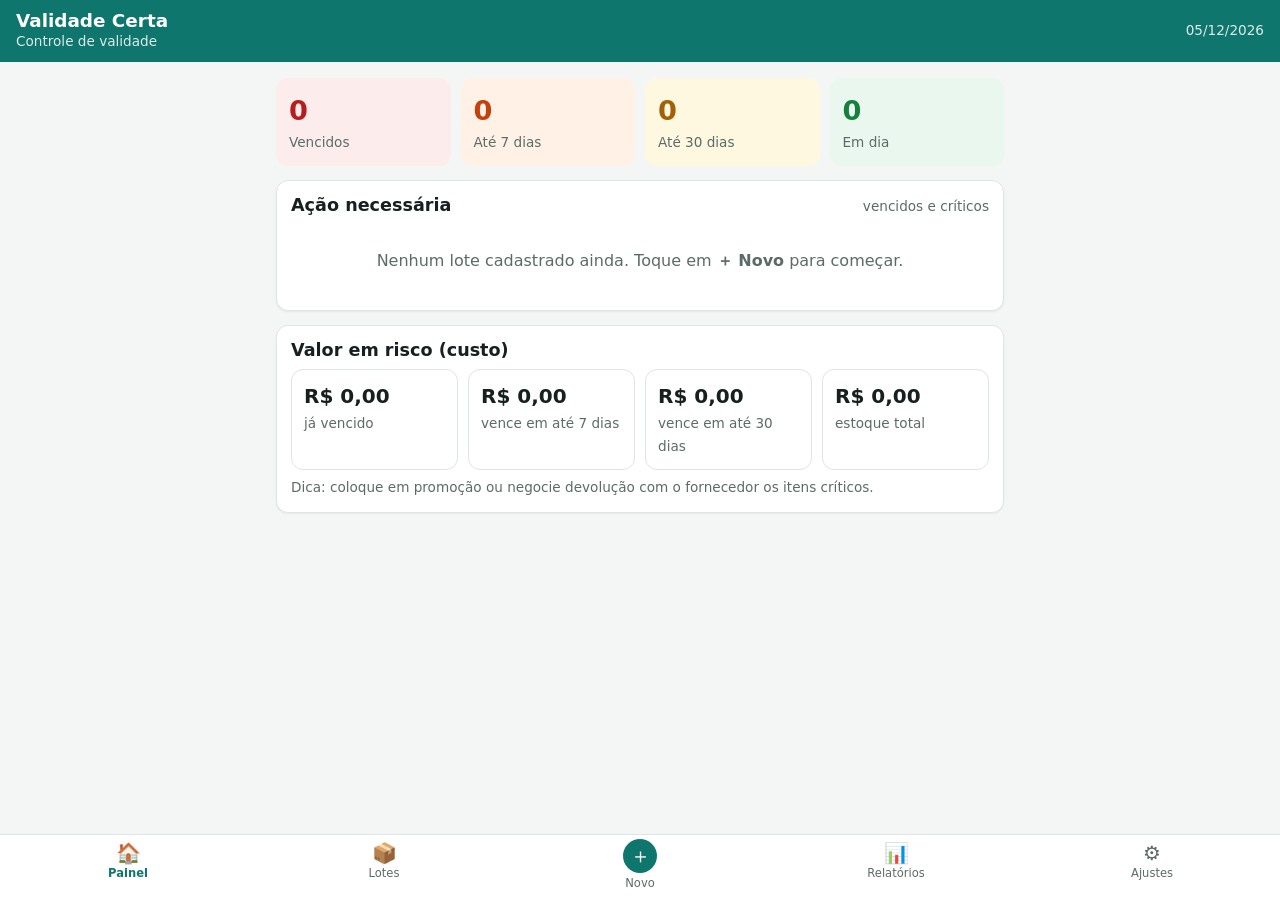
<file: index.html>
<!doctype html>
<html lang="pt-BR">
<head>
  <meta charset="utf-8">
  <meta name="viewport" content="width=device-width, initial-scale=1, viewport-fit=cover">
  <title>Validade Certa</title>
  <meta name="description" content="Controle de validade de produtos para comércio: lotes, alertas e relatório de perdas.">
  <meta name="theme-color" content="#0f766e">
  <link rel="manifest" href="manifest.webmanifest">
  <link rel="icon" href="icons/icon.svg" type="image/svg+xml">
  <link rel="apple-touch-icon" href="icons/icon-192.png">
  <link rel="stylesheet" href="styles.css">
</head>
<body>
  <header class="topbar">
    <div>
      <h1>Validade Certa</h1>
      <p id="store-name" class="muted"></p>
    </div>
    <div class="top-right">
      <a id="sync-badge" href="#ajustes" hidden></a>
      <span id="today" class="muted"></span>
    </div>
  </header>

  <main id="app">
    <!-- Painel -->
    <section id="view-painel" class="view" hidden>
      <div class="cards" id="summary"></div>
      <div class="panel">
        <div class="panel-head">
          <h2>Ação necessária</h2>
          <span class="muted small">vencidos e críticos</span>
        </div>
        <ul class="lot-list" id="urgent"></ul>
      </div>
      <div class="panel" id="risk"></div>
    </section>

    <!-- Lotes -->
    <section id="view-lotes" class="view" hidden>
      <input type="search" id="search" placeholder="Buscar produto, código, lote ou local" autocomplete="off">
      <div class="chips" id="filters">
        <button data-f="todos" class="chip">Todos</button>
        <button data-f="vencido" class="chip">Vencidos</button>
        <button data-f="critico" class="chip">Críticos</button>
        <button data-f="atencao" class="chip">Atenção</button>
        <button data-f="ok" class="chip">OK</button>
      </div>
      <ul class="lot-list" id="lots"></ul>
    </section>

    <!-- Novo lote -->
    <section id="view-novo" class="view" hidden>
      <div class="panel import-cta">
        <div>
          <h2>Importar em lote</h2>
          <p class="muted small">Pela nota fiscal do fornecedor ou pela planilha do seu sistema.</p>
        </div>
        <div class="row wrap">
          <a class="btn secondary" href="#importar/nfe">🧾 Nota fiscal (XML)</a>
          <a class="btn secondary" href="#importar/planilha">📄 Planilha</a>
          <a class="btn secondary" href="#importar/fotos">📷 Várias fotos</a>
        </div>
      </div>
      <form id="form-novo" class="panel form" autocomplete="off">
        <h2>Cadastrar lote</h2>
        <label>Código de barras
          <div class="row">
            <input name="barcode" inputmode="numeric" placeholder="EAN / GTIN">
            <button type="button" class="btn secondary" id="btn-scan" aria-label="Ler código com a câmera">📷 Ler</button>
          </div>
        </label>
        <p class="hint" id="product-hint"></p>
        <div class="last-lot" id="last-lot" hidden></div>
        <label>Produto *
          <input name="name" required placeholder="Ex.: Iogurte natural 170g" list="product-names">
          <datalist id="product-names"></datalist>
        </label>
        <div class="grid2">
          <label>Categoria
            <input name="category" placeholder="Laticínios" list="categories">
            <datalist id="categories"></datalist>
          </label>
          <label>Custo unitário (R$)
            <input name="cost" type="number" step="0.01" min="0" inputmode="decimal" placeholder="0,00">
          </label>
        </div>
        <div class="grid2">
          <label>Validade *
            <input name="expiry" inputmode="numeric" placeholder="dd/mm/aaaa" maxlength="10" autocomplete="off" required>
            <span class="hint" id="expiry-hint"></span>
          </label>
          <label>Quantidade *
            <input name="qty" type="number" min="1" step="1" required inputmode="numeric" value="1">
          </label>
        </div>
        <div class="photo-label">
          <button type="button" class="btn secondary" id="btn-photo-label">📷 Ler validade e lote pela foto</button>
          <input type="file" id="photo-label-file" accept="image/*" capture="environment" hidden>
          <div class="hint" id="photo-hint"></div>
        </div>
        <div class="grid2">
          <label>Lote
            <input name="lot" placeholder="L2311A">
          </label>
          <label>Local
            <input name="location" placeholder="Gôndola 3 / Câmara fria" list="locations">
            <datalist id="locations"></datalist>
          </label>
        </div>
        <div class="row end">
          <button type="submit" class="btn">Salvar lote</button>
        </div>
      </form>
    </section>

    <!-- Importar -->
    <section id="view-importar" class="view" hidden>
      <div class="chips" id="import-tabs">
        <a class="chip" href="#importar/nfe" data-t="nfe">🧾 Nota fiscal (XML)</a>
        <a class="chip" href="#importar/planilha" data-t="planilha">📄 Planilha</a>
        <a class="chip" href="#importar/fotos" data-t="fotos">📷 Várias fotos</a>
      </div>

      <div id="import-nfe" class="view">
        <div class="panel form">
          <h2>Importar nota fiscal (NF-e)</h2>
          <p class="muted small">Use o arquivo <b>XML</b> da nota que o fornecedor envia por e-mail (ou baixe no portal da SEFAZ / com seu contador).
            Produtos, quantidades e custo vêm da nota. Lote e validade vêm preenchidos quando o fornecedor informa; senão, você só digita a data.</p>
          <label class="btn file">Escolher XML da nota
            <input type="file" id="nfe-file" accept=".xml,text/xml,application/xml" multiple hidden>
          </label>
          <a class="small" href="exemplos/nota-fiscal-exemplo.xml" download>Baixar uma nota de exemplo para testar</a>
        </div>
        <input type="file" id="nfe-photo-file" accept="image/*" capture="environment" hidden>
        <div id="nfe-preview" class="view"></div>
        <div class="panel" id="nfe-history"></div>
      </div>

      <div id="import-planilha" class="view" hidden>
        <div class="panel form">
          <h2>Importar planilha</h2>
          <p class="muted small">Excel (.xlsx) ou CSV exportado do seu sistema de vendas. Basta ter a coluna com o <b>nome do produto</b>;
            código de barras, categoria e custo são opcionais. Se a planilha tiver <b>validade e quantidade</b>, os lotes também são criados.</p>
          <label class="btn file">Escolher planilha
            <input type="file" id="sheet-file" accept=".csv,.txt,.xlsx,.xls" hidden>
          </label>
          <a class="small" href="exemplos/modelo-planilha.csv" download>Baixar modelo de planilha</a>
        </div>
        <div id="sheet-preview" class="view"></div>
      </div>

      <div id="import-fotos" class="view" hidden>
        <div class="panel form">
          <h2>Várias fotos de uma vez</h2>
          <p class="muted small">Tire uma foto do <b>verso</b> de cada produto, mostrando o <b>código de barras</b> e a
            <b>validade</b>. Depois escolha todas as fotos aqui: a IA lê cada uma e você confere a lista antes de salvar.
            Cada foto conta como 1 leitura do limite diário da loja.</p>
          <label class="btn file">Escolher fotos
            <input type="file" id="fotos-file" accept="image/*" multiple hidden>
          </label>
        </div>
        <div id="fotos-preview" class="view"></div>
      </div>
    </section>

    <!-- Relatórios -->
    <section id="view-relatorios" class="view" hidden>
      <div class="row between">
        <h2>Relatórios</h2>
        <select id="period" aria-label="Período">
          <option value="7">Últimos 7 dias</option>
          <option value="30" selected>Últimos 30 dias</option>
          <option value="90">Últimos 90 dias</option>
          <option value="365">Último ano</option>
        </select>
      </div>
      <div class="cards" id="report-cards"></div>
      <div class="panel">
        <h3>Produtos com mais perda</h3>
        <ol id="top-losses" class="simple-list"></ol>
      </div>
      <div class="panel">
        <h3>Movimentações</h3>
        <ul id="movements" class="simple-list"></ul>
      </div>
    </section>

    <!-- Ajustes -->
    <section id="view-ajustes" class="view" hidden>
      <div class="panel form" id="cloud-panel"></div>
      <form id="form-settings" class="panel form">
        <h2>Ajustes</h2>
        <label>Nome da loja
          <input name="storeName" placeholder="Mercadinho do Bairro">
        </label>
        <div class="grid2">
          <label>Alerta “crítico” (dias)
            <input name="criticalDays" type="number" min="0" max="365" required>
          </label>
          <label>Alerta “atenção” (dias)
            <input name="warnDays" type="number" min="1" max="730" required>
          </label>
        </div>
        <div class="row end"><button class="btn" type="submit">Salvar ajustes</button></div>
      </form>
      <div class="panel form">
        <h3>Notificações</h3>
        <p class="muted small">Avisa uma vez por dia, ao abrir o app, se houver itens vencidos ou críticos.</p>
        <button class="btn secondary" id="btn-notify">Ativar notificações</button>
      </div>
      <div class="panel form">
        <h3>Dados</h3>
        <p class="muted small">Os dados ficam salvos neste aparelho. Faça backup com frequência.</p>
        <div class="row wrap">
          <button class="btn secondary" id="btn-export">Baixar backup (JSON)</button>
          <button class="btn secondary" id="btn-csv">Exportar lotes (CSV)</button>
          <label class="btn secondary file">Restaurar backup
            <input type="file" id="file-import" accept="application/json,.json" hidden>
          </label>
          <button class="btn secondary" id="btn-demo">Carregar dados de exemplo</button>
          <button class="btn danger" id="btn-clear">Apagar tudo</button>
        </div>
      </div>
    </section>
  </main>

  <nav class="tabbar" aria-label="Navegação">
    <a href="#painel" data-tab="painel"><span>🏠</span>Painel</a>
    <a href="#lotes" data-tab="lotes"><span>📦</span>Lotes</a>
    <a href="#novo" data-tab="novo" class="add"><span>＋</span>Novo</a>
    <a href="#relatorios" data-tab="relatorios"><span>📊</span>Relatórios</a>
    <a href="#ajustes" data-tab="ajustes"><span>⚙️</span>Ajustes</a>
  </nav>

  <!-- Baixa de lote -->
  <dialog id="dlg-baixa">
    <form method="dialog" id="form-baixa" class="form">
      <h2>Dar baixa</h2>
      <p id="baixa-info" class="muted"></p>
      <label>Motivo
        <select name="type">
          <option value="venda">Vendido</option>
          <option value="promocao">Vendido em promoção</option>
          <option value="descarte">Descartado (perda)</option>
          <option value="devolucao">Devolvido ao fornecedor</option>
          <option value="ajuste">Ajuste de estoque</option>
        </select>
      </label>
      <label>Quantidade
        <input name="qty" type="number" min="1" step="1" required inputmode="numeric">
      </label>
      <label>Observação
        <input name="note" placeholder="Opcional">
      </label>
      <div class="row between">
        <button type="button" class="btn danger ghost" id="btn-delete-lot">Excluir lote</button>
        <div class="row">
          <button type="button" class="btn secondary" value="cancel" id="btn-baixa-cancel">Cancelar</button>
          <button type="submit" class="btn" value="ok">Confirmar</button>
        </div>
      </div>
    </form>
  </dialog>

  <!-- Scanner -->
  <dialog id="dlg-scan">
    <div class="form">
      <h2>Aponte para o código de barras</h2>
      <video id="scan-video" playsinline muted></video>
      <p class="muted small" id="scan-status">Iniciando câmera…</p>
      <div class="row end"><button class="btn secondary" id="btn-scan-close">Fechar</button></div>
    </div>
  </dialog>

  <div id="toast" role="status" aria-live="polite"></div>

  <script src="config.js"></script>
  <script src="importar.js"></script>
  <script src="nuvem.js"></script>
  <script src="fotos.js"></script>
  <script src="app.js"></script>
</body>
</html>
</file>
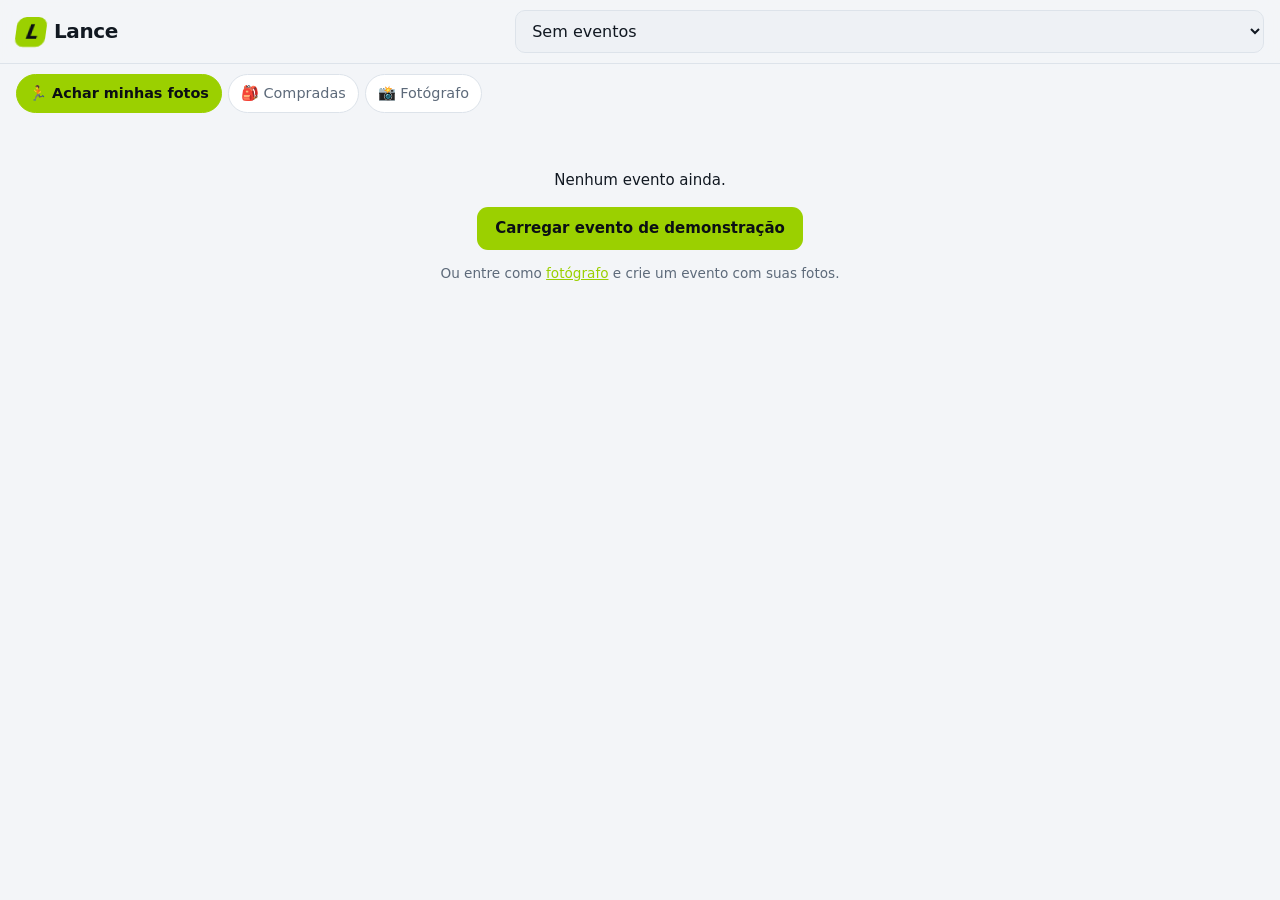
<file: fotos-esportivas/index.html>
<!doctype html>
<html lang="pt-BR">
<head>
  <meta charset="utf-8">
  <meta name="viewport" content="width=device-width, initial-scale=1, viewport-fit=cover">
  <title>Lance Fotos</title>
  <meta name="description" content="Fotos de corrida e esportes: ache as suas pelo tempo de prova, mesmo sem o número de peito.">
  <meta name="theme-color" content="#0b0f14">
  <link rel="manifest" href="manifest.webmanifest">
  <link rel="icon" href="icon.svg" type="image/svg+xml">
  <link rel="stylesheet" href="styles.css">
</head>
<body>
  <header class="topbar">
    <a href="#atleta" class="logo"><span class="logo-mark">L</span> Lance</a>
    <select id="evento-sel" aria-label="Evento"></select>
  </header>

  <nav class="tabs">
    <a href="#atleta" data-v="atleta">🏃 Achar minhas fotos</a>
    <a href="#minhas" data-v="minhas">🎒 Compradas <b id="n-compradas"></b></a>
    <a href="#fotografo" data-v="fotografo">📸 Fotógrafo</a>
  </nav>

  <main>
    <!-- ================= ATLETA ================= -->
    <section id="view-atleta" class="view" hidden>
      <div id="sem-evento" class="vazio" hidden>
        <p>Nenhum evento ainda.</p>
        <button class="btn" id="btn-demo-1">Carregar evento de demonstração</button>
        <p class="muted small">Ou entre como <a href="#fotografo">fotógrafo</a> e crie um evento com suas fotos.</p>
      </div>

      <div id="busca" class="panel">
        <h2>Ache suas fotos</h2>
        <p class="muted small">Combine quantas pistas quiser. Quanto mais pistas, melhor o resultado.</p>
        <div class="metodos">
          <label class="metodo">
            <span class="metodo-tit">#️⃣ Número de peito</span>
            <input id="b-peito" inputmode="numeric" placeholder="ex.: 1234" autocomplete="off">
          </label>
          <div class="metodo">
            <span class="metodo-tit">⏱️ Tempo de prova <em class="tag">sem número</em></span>
            <div class="row2">
              <label>Hora da sua largada<input id="b-largada" type="time" step="1"></label>
              <label>Tempo líquido<input id="b-liquido" placeholder="h:mm:ss" inputmode="numeric"></label>
            </div>
            <p class="muted small">Pelo seu ritmo, o app calcula quando você passou por cada fotógrafo.
              Funciona com o peito dobrado, coberto pelo casaco ou na foto de costas.</p>
          </div>
          <label class="metodo">
            <span class="metodo-tit">🛰️ Arquivo do relógio (GPX) <em class="tag">mais preciso</em></span>
            <input id="b-gpx" type="file" accept=".gpx,application/gpx+xml,application/xml">
            <span class="muted small">Exporte do Strava, Garmin, Coros ou Polar. Fica só no seu aparelho.</span>
          </label>
        </div>
        <div class="acoes">
          <button class="btn" id="btn-buscar">Buscar</button>
          <button class="btn ghost" id="btn-limpar">Limpar</button>
        </div>
      </div>

      <div id="resultado" hidden>
        <div class="panel-head">
          <h2 id="res-tit"></h2>
          <label class="switch"><input type="checkbox" id="so-melhores" checked> só a melhor de cada sequência</label>
        </div>
        <div id="passagens" class="passagens"></div>
        <div id="grade" class="grade"></div>
      </div>

      <details class="panel privacidade">
        <summary>🙈 Não quero aparecer nas fotos deste evento</summary>
        <p class="small">Suas fotos deixam de aparecer para outras pessoas na busca. Só você, buscando pelo seu número,
          continua vendo.</p>
        <div class="row-inline">
          <input id="ocultar-num" inputmode="numeric" placeholder="Seu nº de peito">
          <button class="btn ghost" id="btn-ocultar">Ocultar</button>
        </div>
        <p id="ocultos-lista" class="muted small"></p>
      </details>
    </section>

    <!-- ================= COMPRADAS ================= -->
    <section id="view-minhas" class="view" hidden>
      <div class="panel">
        <h2>Fotos compradas</h2>
        <p class="muted small">Original em alta, sem marca d'água. Toque para baixar ou gerar o card para os stories.</p>
        <div id="grade-compradas" class="grade"></div>
      </div>
    </section>

    <!-- ================= FOTÓGRAFO ================= -->
    <section id="view-fotografo" class="view" hidden>
      <div class="panel" id="f-eventos">
        <div class="panel-head">
          <h2>Seus eventos</h2>
          <button class="btn small" id="btn-novo-evento">+ Novo evento</button>
        </div>
        <ul id="lista-eventos" class="lista"></ul>
        <button class="btn ghost small" id="btn-demo-2">Carregar evento de demonstração</button>
      </div>

      <form class="panel" id="form-evento" hidden>
        <h2 id="form-evento-tit">Novo evento</h2>
        <label>Nome<input name="nome" required placeholder="Meia Maratona do Rio"></label>
        <div class="row2">
          <label>Data<input name="data" type="date" required></label>
          <label>Modalidade
            <select name="modalidade">
              <option>Corrida</option><option>Ciclismo</option><option>Triathlon</option>
              <option>Trail</option><option>Natação</option><option>Outro</option>
            </select>
          </label>
        </div>
        <div class="row2">
          <label>Distância total (km)<input name="distanciaKm" type="number" step="0.1" min="0.1" required value="10"></label>
          <label>Seu nome / estúdio<input name="fotografo" placeholder="Foco Total"></label>
        </div>
        <div class="row2">
          <label>Preço por foto (R$)<input name="preco" type="number" step="0.5" min="0" value="19.90"></label>
          <label>Teto: todas as suas fotos (R$)<input name="precoPacote" type="number" step="0.5" min="0" value="59.90"></label>
        </div>
        <fieldset>
          <legend>Pontos de foto no percurso</legend>
          <p class="muted small">Onde você (ou cada fotógrafo da equipe) fica. Coordenadas são opcionais: se as fotos tiverem GPS, são
            preenchidas sozinhas.</p>
          <div id="pontos-form"></div>
          <button type="button" class="btn ghost small" id="btn-add-ponto">+ Ponto</button>
        </fieldset>
        <div class="acoes">
          <button class="btn">Salvar evento</button>
          <button type="button" class="btn ghost" id="btn-cancelar-evento">Cancelar</button>
        </div>
      </form>

      <div id="f-detalhe" hidden>
        <div class="panel">
          <div class="panel-head">
            <h2 id="f-tit"></h2>
            <div>
              <button class="btn ghost small" id="btn-editar-evento">Editar</button>
              <button class="btn ghost small perigo" id="btn-apagar-evento">Apagar</button>
            </div>
          </div>
          <div class="stats" id="f-stats"></div>
        </div>

        <div class="panel">
          <h3>1. Acerte o relógio da câmera <span class="tag">evita foto perdida</span></h3>
          <p class="small">Câmeras atrasam ou adiantam. Fotografe este relógio com cada câmera e envie a foto aqui:
            o app calcula a diferença e corrige o horário de todas as fotos dessa câmera.</p>
          <div class="relogio" id="relogio">--:--:--</div>
          <div class="row2">
            <label>Foto do relógio<input type="file" id="sync-foto" accept="image/jpeg"></label>
            <label>Hora que aparece na foto<input type="time" step="1" id="sync-hora"></label>
          </div>
          <button class="btn small" id="btn-sync">Calcular diferença</button>
          <ul id="sync-lista" class="lista small"></ul>
        </div>

        <div class="panel">
          <h3>2. Envie as fotos</h3>
          <div class="row2">
            <label>Ponto do percurso<select id="up-ponto"></select></label>
            <label>Fotos (JPEG)<input type="file" id="up-fotos" accept="image/jpeg,image/*" multiple></label>
          </div>
          <div id="up-progresso" class="progresso" hidden><div></div><span></span></div>
          <p class="muted small">No envio, o app lê o horário de cada foto, mede a nitidez, separa as tremidas e escolhe a melhor de cada
            sequência (rajada). Nada sai do aparelho.</p>
        </div>

        <div class="panel">
          <div class="panel-head">
            <h3>3. Marcação rápida de números</h3>
            <span class="muted small" id="marca-cont"></span>
          </div>
          <p class="muted small">Digite os números que aparecem e tecle Enter. Vários números: separe por espaço. Foto sem número legível:
            deixe em branco; ela ainda é achada pelo tempo de prova.</p>
          <div id="marcacao"></div>
        </div>

        <div class="panel">
          <h3>Fotos do evento</h3>
          <div class="chips" id="f-filtros">
            <button class="chip on" data-f="todas">Todas</button>
            <button class="chip" data-f="melhores">Melhores</button>
            <button class="chip" data-f="desfocadas">Tremidas</button>
            <button class="chip" data-f="sem">Sem número</button>
          </div>
          <div id="f-grade" class="grade pequena"></div>
        </div>
      </div>
    </section>
  </main>

  <!-- Carrinho -->
  <button id="btn-carrinho" class="fab" hidden>🛒 <span id="carrinho-n"></span></button>
  <dialog id="dlg-carrinho">
    <h2>Carrinho</h2>
    <ul id="carrinho-itens" class="lista"></ul>
    <div id="carrinho-total"></div>
    <div class="acoes">
      <button class="btn" id="btn-pagar">Pagar (simulado)</button>
      <button class="btn ghost" data-close>Continuar escolhendo</button>
    </div>
  </dialog>

  <!-- Foto -->
  <dialog id="dlg-foto" class="dlg-foto">
    <img id="foto-img" alt="">
    <div class="foto-info" id="foto-info"></div>
    <div class="acoes" id="foto-acoes"></div>
  </dialog>

  <!-- Card para stories -->
  <dialog id="dlg-card" class="dlg-card">
    <h2>Card para stories</h2>
    <div class="row2">
      <label>Seu nome<input id="card-nome" placeholder="Ana"></label>
      <label>Tempo<input id="card-tempo" placeholder="0:52:10"></label>
    </div>
    <canvas id="card-canvas" width="1080" height="1920"></canvas>
    <div class="acoes">
      <button class="btn" id="btn-card-baixar">Baixar imagem</button>
      <button class="btn ghost" id="btn-card-share">Compartilhar</button>
      <button class="btn ghost" data-close>Fechar</button>
    </div>
  </dialog>

  <div id="toast" class="toast" hidden></div>

  <script src="db.js"></script>
  <script src="exif.js"></script>
  <script src="analise.js"></script>
  <script src="demo.js"></script>
  <script src="app.js"></script>
</body>
</html>
</file>
<file: styles.css>
:root {
  --bg: #f4f6f5;
  --surface: #ffffff;
  --text: #17201e;
  --muted: #5d6b68;
  --border: #dfe5e3;
  --brand: #0f766e;
  --brand-ink: #ffffff;
  --vencido: #b91c1c;
  --vencido-bg: #fdecec;
  --critico: #c2410c;
  --critico-bg: #fff1e6;
  --atencao: #a16207;
  --atencao-bg: #fef8e1;
  --ok: #15803d;
  --ok-bg: #e9f7ee;
  --radius: 12px;
  --shadow: 0 1px 2px rgb(0 0 0 / 6%);
  color-scheme: light;
}
@media (prefers-color-scheme: dark) {
  :root {
    --bg: #0f1413;
    --surface: #182120;
    --text: #e7eeec;
    --muted: #9aaba7;
    --border: #2a3634;
    --brand: #2dd4bf;
    --brand-ink: #062a26;
    --vencido: #f87171;
    --vencido-bg: #3a1a1a;
    --critico: #fb923c;
    --critico-bg: #3a2414;
    --atencao: #facc15;
    --atencao-bg: #332b0f;
    --ok: #4ade80;
    --ok-bg: #12301d;
    color-scheme: dark;
  }
}

* { box-sizing: border-box; }
html, body { margin: 0; }
/* evita que o iPhone aumente o texto sozinho e o zoom por toque duplo em botões
   (o zoom com dois dedos continua funcionando) */
html { -webkit-text-size-adjust: 100%; text-size-adjust: 100%; touch-action: manipulation; }
body {
  font: 16px/1.45 system-ui, -apple-system, "Segoe UI", Roboto, sans-serif;
  background: var(--bg);
  color: var(--text);
  padding-bottom: calc(72px + env(safe-area-inset-bottom));
}
h1, h2, h3 { margin: 0 0 .5rem; line-height: 1.2; }
h1 { font-size: 1.15rem; }
h2 { font-size: 1.1rem; }
h3 { font-size: 1rem; }
.muted { color: var(--muted); margin: 0; }
.small { font-size: .85rem; }

.topbar {
  position: sticky; top: 0; z-index: 5;
  display: flex; justify-content: space-between; align-items: center;
  padding: calc(10px + env(safe-area-inset-top)) 16px 10px;
  background: var(--brand); color: var(--brand-ink);
}
.topbar h1 { margin: 0; }
.topbar .muted { color: inherit; opacity: .85; font-size: .85rem; }

main { max-width: 760px; margin: 0 auto; padding: 16px; }
.view { display: flex; flex-direction: column; gap: 14px; }
.view[hidden] { display: none; }

.panel {
  background: var(--surface); border: 1px solid var(--border);
  border-radius: var(--radius); padding: 14px; box-shadow: var(--shadow);
}
.panel-head { display: flex; justify-content: space-between; align-items: baseline; }

.cards { display: grid; grid-template-columns: repeat(2, 1fr); gap: 10px; }
@media (min-width: 600px) { .cards { grid-template-columns: repeat(4, 1fr); } }
.card {
  display: block; text-decoration: none; color: inherit;
  border-radius: var(--radius); padding: 12px; border: 1px solid var(--border);
  background: var(--surface);
}
.card b { display: block; font-size: 1.7rem; font-variant-numeric: tabular-nums; }
.card span { font-size: .85rem; color: var(--muted); }
.card.vencido { background: var(--vencido-bg); border-color: transparent; }
.card.vencido b { color: var(--vencido); }
.card.critico { background: var(--critico-bg); border-color: transparent; }
.card.critico b { color: var(--critico); }
.card.atencao { background: var(--atencao-bg); border-color: transparent; }
.card.atencao b { color: var(--atencao); }
.card.ok { background: var(--ok-bg); border-color: transparent; }
.card.ok b { color: var(--ok); }
.card.neutral b { font-size: 1.25rem; }

.lot-list { list-style: none; margin: 0; padding: 0; display: flex; flex-direction: column; gap: 8px; }
.lot {
  display: flex; gap: 10px; align-items: center;
  background: var(--surface); border: 1px solid var(--border);
  border-left: 5px solid var(--ok); border-radius: 10px; padding: 10px 12px;
}
.lot.vencido { border-left-color: var(--vencido); }
.lot.critico { border-left-color: var(--critico); }
.lot.atencao { border-left-color: var(--atencao); }
.lot .info { flex: 1; min-width: 0; }
.lot .name { font-weight: 600; overflow-wrap: anywhere; }
.lot .meta { font-size: .82rem; color: var(--muted); }
.lot .when { font-size: .88rem; font-weight: 600; }
.lot.vencido .when { color: var(--vencido); }
.lot.critico .when { color: var(--critico); }
.lot.atencao .when { color: var(--atencao); }
.lot.ok .when { color: var(--ok); }
.lot .qty { text-align: center; min-width: 44px; }
.lot .qty b { display: block; font-size: 1.15rem; }
.lot .qty span { font-size: .72rem; color: var(--muted); }
.empty { text-align: center; color: var(--muted); padding: 24px 8px; }

.chips { display: flex; gap: 6px; overflow-x: auto; padding-bottom: 2px; }
.chip {
  border: 1px solid var(--border); background: var(--surface); color: var(--text);
  padding: 6px 12px; border-radius: 999px; font: inherit; font-size: .88rem; white-space: nowrap; cursor: pointer;
}
.chip { text-decoration: none; }
.chip.active { background: var(--brand); color: var(--brand-ink); border-color: var(--brand); }

.form { display: flex; flex-direction: column; gap: 12px; }
label { display: flex; flex-direction: column; gap: 4px; font-size: .88rem; font-weight: 600; }
input, select {
  font: inherit; font-weight: 400; color: var(--text); background: var(--bg);
  border: 1px solid var(--border); border-radius: 10px; padding: 10px 12px; width: 100%; min-width: 0;
}
input:focus, select:focus { outline: 2px solid var(--brand); outline-offset: 1px; }
input[type=search] { background: var(--surface); }
.grid2 { display: grid; grid-template-columns: 1fr 1fr; gap: 10px; }
@media (max-width: 380px) { .grid2 { grid-template-columns: 1fr; } }
.row { display: flex; gap: 8px; align-items: center; }
.row.end { justify-content: flex-end; }
.row.between { justify-content: space-between; }
.row.wrap { flex-wrap: wrap; }
.row > input { flex: 1; }
.hint { margin: -6px 0 0; font-size: .82rem; color: var(--brand); min-height: 1em; }

.btn {
  font: inherit; font-weight: 600; border: 1px solid var(--brand); border-radius: 10px;
  padding: 10px 14px; background: var(--brand); color: var(--brand-ink); cursor: pointer; white-space: nowrap;
  display: inline-flex; align-items: center; justify-content: center; gap: 6px;
}
.btn.secondary { background: transparent; color: var(--brand); }
.btn.danger { background: var(--vencido); border-color: var(--vencido); color: #fff; }
.btn.danger.ghost { background: transparent; color: var(--vencido); }
.btn.small { padding: 6px 10px; font-size: .85rem; }
.btn.file { font-size: 1rem; flex-direction: row; }

.simple-list { margin: 0; padding-left: 1.2rem; display: flex; flex-direction: column; gap: 6px; }
ul.simple-list { list-style: none; padding: 0; }
.simple-list li { font-size: .92rem; }
.mv { display: flex; justify-content: space-between; align-items: flex-start; gap: 8px; border-bottom: 1px solid var(--border); padding-bottom: 6px; }
.tag { font-size: .75rem; padding: 2px 8px; border-radius: 999px; background: var(--bg); border: 1px solid var(--border); white-space: nowrap; }
.tag.descarte { color: var(--vencido); }
.tag.devolucao { color: var(--atencao); }
.tag.venda, .tag.promocao { color: var(--ok); }

.tabbar {
  position: fixed; bottom: 0; left: 0; right: 0; z-index: 10;
  display: grid; grid-template-columns: repeat(5, 1fr);
  background: var(--surface); border-top: 1px solid var(--border);
  padding-bottom: env(safe-area-inset-bottom);
}
.tabbar a {
  display: flex; flex-direction: column; align-items: center; gap: 2px;
  padding: 8px 2px; text-decoration: none; color: var(--muted); font-size: .72rem;
}
.tabbar a span { font-size: 1.25rem; line-height: 1; }
.tabbar a.active { color: var(--brand); font-weight: 700; }
.tabbar a.add span {
  background: var(--brand); color: var(--brand-ink); border-radius: 50%;
  width: 34px; height: 34px; display: grid; place-items: center; font-size: 1.3rem; margin-top: -4px;
}

dialog {
  border: none; border-radius: 16px; padding: 16px; width: min(92vw, 440px);
  background: var(--surface); color: var(--text);
}
dialog::backdrop { background: rgb(0 0 0 / 45%); }
#scan-video { width: 100%; border-radius: 10px; background: #000; aspect-ratio: 4/3; object-fit: cover; }

#toast {
  position: fixed; left: 50%; bottom: calc(84px + env(safe-area-inset-bottom)); transform: translateX(-50%);
  background: var(--text); color: var(--bg); padding: 10px 16px; border-radius: 10px;
  font-size: .9rem; opacity: 0; pointer-events: none; transition: opacity .2s; z-index: 20; max-width: 90vw;
}
#toast.show { opacity: 1; }

/* Importação */
.import-cta { display: flex; flex-wrap: wrap; gap: 10px; justify-content: space-between; align-items: center; }
.import-cta h2 { margin-bottom: 2px; }
.nfe-item {
  background: var(--surface); border: 1px solid var(--border); border-radius: 10px;
  padding: 10px 12px; display: flex; flex-direction: column; gap: 6px;
}
.nfe-item.off { opacity: .5; }
.nfe-item .meta { font-size: .82rem; color: var(--muted); }
.check { flex-direction: row; align-items: flex-start; gap: 8px; font-size: 1rem; }
.check input { width: 20px; height: 20px; margin-top: 2px; flex: none; }
.grid3 { display: grid; grid-template-columns: 1.5fr .8fr 1fr; gap: 8px; }
.grid3 label { font-size: .78rem; }
.grid3 input { padding: 8px; font-size: 16px; }
@media (max-width: 420px) {
  .grid3 { grid-template-columns: 1fr 1fr; }
  .grid3 label:first-child { grid-column: 1 / -1; }
}
input.missing { border-color: var(--critico); background: var(--critico-bg); }
.warn { color: var(--critico); margin: 0 0 6px; font-weight: 600; }
.sticky-actions { position: sticky; bottom: calc(64px + env(safe-area-inset-bottom)); z-index: 4; box-shadow: 0 -4px 12px rgb(0 0 0 / 8%); }
.summary-ok { color: var(--ok); }
.summary-bad { color: var(--critico); }

/* Prévia da validade digitada */
#expiry-hint { margin: 2px 0 0; font-weight: 600; }
.hint.when-vencido { color: var(--vencido); }
.hint.when-critico { color: var(--critico); }
.hint.when-atencao { color: var(--atencao); }
.hint.when-ok { color: var(--ok); }
#expiry-hint:not([class*="when-"]):not(.summary-bad) { color: var(--muted); font-weight: 400; }

/* Conta e nuvem */
.top-right { display: flex; flex-direction: column; align-items: flex-end; gap: 2px; }
#sync-badge {
  color: inherit; text-decoration: none; font-size: .75rem; padding: 2px 8px; border-radius: 999px;
  background: rgb(255 255 255 / 18%); white-space: nowrap;
}
#sync-badge.error, #sync-badge.offline { background: rgb(0 0 0 / 25%); }
.cloud-status { display: flex; align-items: center; gap: 8px; font-size: .9rem; }
.dot { width: 10px; height: 10px; border-radius: 50%; background: var(--muted); flex: none; }
.dot.idle { background: var(--ok); }
.dot.syncing, .dot.pending { background: var(--atencao); }
.dot.error, .dot.offline { background: var(--vencido); }
.invite {
  display: flex; align-items: center; justify-content: space-between; gap: 8px; flex-wrap: wrap;
  background: var(--bg); border: 1px dashed var(--border); border-radius: 10px; padding: 10px 12px;
}
.invite code { font-size: 1.3rem; font-weight: 700; letter-spacing: .12em; }
.members { list-style: none; margin: 0; padding: 0; display: flex; flex-direction: column; gap: 6px; }
.members li { display: flex; justify-content: space-between; align-items: center; gap: 8px; font-size: .9rem; overflow-wrap: anywhere; }
.divider { border: 0; border-top: 1px solid var(--border); margin: 4px 0; width: 100%; }
.linkbtn { background: none; border: 0; padding: 0; color: var(--brand); font: inherit; font-size: .88rem; text-decoration: underline; cursor: pointer; align-self: flex-start; }
.info-msg { margin: 0; font-size: .88rem; padding: 8px 10px; border-radius: 8px; background: var(--ok-bg); color: var(--text); }
.error-msg { margin: 0; font-size: .88rem; padding: 8px 10px; border-radius: 8px; background: var(--vencido-bg); color: var(--vencido); }
fieldset { border: 0; padding: 0; margin: 0; min-width: 0; display: contents; }

/* Sugestão do último lote */
.last-lot {
  display: flex; align-items: center; justify-content: space-between; gap: 8px; flex-wrap: wrap;
  margin-top: -4px; padding: 8px 10px; border-radius: 10px; font-size: .88rem;
  background: var(--ok-bg); border: 1px solid var(--border);
}
.last-lot[hidden] { display: none; }

/* iPhone: campos com letra menor que 16px fazem o Safari dar zoom ao tocar
   e a tela não volta sozinha. Todos os campos ficam com 16px. */
input, select, textarea { font-size: 16px; }

/* Leitura por foto */
.photo-label { display: flex; flex-direction: column; gap: 4px; }
.photo-label .btn { width: 100%; }
#photo-hint { margin: 0; font-weight: 600; }
#photo-hint:empty { display: none; }

/* Várias fotos */
.foto-head { display: flex; gap: 10px; align-items: flex-start; }
.foto-head img, .foto-ph {
  width: 64px; height: 64px; border-radius: 8px; object-fit: cover; flex: none;
  background: var(--bg); border: 1px solid var(--border); display: grid; place-items: center; font-size: 1.4rem;
}
.foto-info { flex: 1; min-width: 0; }
.foto-item .grid2 input { padding: 8px; }
#photo-hint { display: flex; flex-wrap: wrap; align-items: center; gap: 6px; }

/* Itens da nota: foto / código 2D / bipar */
.nfe-actions { gap: 6px; }
.nfe-item.highlight { border-color: var(--brand); box-shadow: 0 0 0 2px var(--brand); }
.nfe-bip { display: flex; flex-direction: column; gap: 8px; }
.nfe-bip p { margin: 0; }
</file>
<file: fotos-esportivas/styles.css>
:root {
  --bg: #0b0f14; --panel: #141a22; --panel2: #1b232e; --line: #263140;
  --txt: #eef2f6; --muted: #8b98a8; --acc: #c6f432; --acc-txt: #0b0f14;
  --warn: #ffb020; --bad: #ff5d5d; --ok: #3ddc97; --r: 14px;
  color-scheme: dark;
}
@media (prefers-color-scheme: light) {
  :root:not([data-theme="dark"]) {
    --bg: #f3f5f8; --panel: #fff; --panel2: #eef1f5; --line: #dde3ea;
    --txt: #111821; --muted: #5d6a7a; --acc: #9bd000; --acc-txt: #0b0f14; color-scheme: light;
  }
}
:root[data-theme="light"] {
    --bg: #f3f5f8; --panel: #fff; --panel2: #eef1f5; --line: #dde3ea;
    --txt: #111821; --muted: #5d6a7a; --acc: #9bd000; --acc-txt: #0b0f14; color-scheme: light;
}
* { box-sizing: border-box; }
html { -webkit-text-size-adjust: 100%; }
body {
  margin: 0; background: var(--bg); color: var(--txt);
  font: 15px/1.45 system-ui, -apple-system, "Segoe UI", Roboto, sans-serif;
  padding-bottom: calc(90px + env(safe-area-inset-bottom));
}
a { color: var(--acc); }
h2 { font-size: 1.2rem; margin: 0 0 .3rem; }
h3 { font-size: 1.02rem; margin: 0 0 .4rem; }
.muted { color: var(--muted); }
.small { font-size: .85rem; }
.tag { display: inline-block; font-style: normal; font-size: .7rem; font-weight: 700; text-transform: uppercase;
  letter-spacing: .03em; padding: 1px 7px; border-radius: 99px; background: var(--acc); color: var(--acc-txt); vertical-align: middle; }

.topbar { position: sticky; top: 0; z-index: 5; display: flex; gap: 12px; align-items: center; justify-content: space-between;
  padding: calc(10px + env(safe-area-inset-top)) 16px 10px; background: color-mix(in srgb, var(--bg) 88%, transparent);
  backdrop-filter: blur(10px); border-bottom: 1px solid var(--line); }
.logo { display: flex; align-items: center; gap: 8px; font-weight: 900; font-size: 1.25rem; color: var(--txt); text-decoration: none;
  letter-spacing: -.02em; }
.logo-mark { display: grid; place-items: center; width: 30px; height: 30px; border-radius: 9px; background: var(--acc);
  color: var(--acc-txt); font-style: italic; transform: skewX(-8deg); }
.topbar select { max-width: 60%; }

.tabs { display: flex; gap: 6px; padding: 10px 16px 0; overflow-x: auto; }
.tabs a { white-space: nowrap; padding: 8px 12px; border-radius: 99px; text-decoration: none; color: var(--muted);
  background: var(--panel); border: 1px solid var(--line); font-size: .9rem; }
.tabs a.on { background: var(--acc); color: var(--acc-txt); border-color: var(--acc); font-weight: 700; }
.tabs b:empty { display: none; }
.tabs b { background: var(--bg); color: var(--txt); border-radius: 99px; padding: 0 6px; font-size: .75rem; margin-left: 2px; }

main { max-width: 980px; margin: 0 auto; padding: 12px 16px; }
.panel { background: var(--panel); border: 1px solid var(--line); border-radius: var(--r); padding: 16px; margin-bottom: 14px; }
.panel-head { display: flex; justify-content: space-between; align-items: center; gap: 10px; flex-wrap: wrap; margin-bottom: 8px; }
.vazio { text-align: center; padding: 30px 10px; }

label { display: flex; flex-direction: column; gap: 4px; font-size: .85rem; color: var(--muted); margin-bottom: 10px; }
input, select { font: inherit; font-size: 16px; color: var(--txt); background: var(--panel2); border: 1px solid var(--line);
  border-radius: 10px; padding: 10px 12px; width: 100%; min-width: 0; }
input[type=file] { padding: 8px; font-size: 14px; }
input:focus, select:focus { outline: 2px solid var(--acc); outline-offset: 1px; }
fieldset { border: 1px dashed var(--line); border-radius: 12px; padding: 10px 12px; margin: 0 0 12px; }
legend { padding: 0 6px; font-weight: 700; }
.row2 { display: grid; grid-template-columns: 1fr 1fr; gap: 10px; }
.row-inline { display: flex; gap: 8px; }
.row-inline .btn { flex: none; }
@media (max-width: 420px) { .row2 { grid-template-columns: 1fr; gap: 0; } }

.btn { font: inherit; font-weight: 700; border: 0; border-radius: 11px; padding: 11px 18px; background: var(--acc);
  color: var(--acc-txt); cursor: pointer; }
.btn.ghost { background: transparent; color: var(--txt); border: 1px solid var(--line); }
.btn.small { padding: 7px 12px; font-size: .88rem; }
.btn.perigo { color: var(--bad); }
.btn:disabled { opacity: .5; cursor: default; }
.acoes { display: flex; gap: 8px; flex-wrap: wrap; margin-top: 6px; }

.metodos { display: grid; gap: 10px; margin: 12px 0; }
.metodo { background: var(--panel2); border: 1px solid var(--line); border-radius: 12px; padding: 12px; margin: 0; color: var(--txt); }
.metodo .metodo-tit { font-weight: 700; display: block; margin-bottom: 6px; }
.metodo input { background: var(--panel); }
.metodo p { margin: 4px 0 0; }
@media (min-width: 760px) { .metodos { grid-template-columns: 1fr 1.6fr 1.2fr; } }

.switch { flex-direction: row; align-items: center; gap: 6px; margin: 0; }
.switch input { width: auto; }
.passagens { display: flex; gap: 8px; flex-wrap: wrap; margin-bottom: 10px; }
.passagens span { background: var(--panel); border: 1px solid var(--line); border-radius: 99px; padding: 4px 10px; font-size: .82rem; }

.grade { display: grid; grid-template-columns: repeat(auto-fill, minmax(150px, 1fr)); gap: 10px; }
.grade.pequena { grid-template-columns: repeat(auto-fill, minmax(110px, 1fr)); gap: 6px; }
.card { position: relative; border-radius: 12px; overflow: hidden; background: var(--panel2); cursor: pointer; aspect-ratio: 3/2;
  border: 2px solid transparent; padding: 0; }
.card img { width: 100%; height: 100%; object-fit: cover; display: block; }
.card.no-carrinho { border-color: var(--acc); }
.card .badge { position: absolute; left: 6px; top: 6px; background: rgba(0,0,0,.7); color: #fff; font-size: .7rem; padding: 2px 7px;
  border-radius: 99px; }
.card .badge.melhor { background: var(--acc); color: var(--acc-txt); font-weight: 700; }
.card .badge.ruim { background: var(--bad); }
.card .add { position: absolute; right: 6px; bottom: 6px; width: 30px; height: 30px; border-radius: 99px; border: 0; font-size: 1.1rem;
  background: rgba(0,0,0,.65); color: #fff; cursor: pointer; }
.card.no-carrinho .add { background: var(--acc); color: var(--acc-txt); }
.card .conf { position: absolute; left: 0; right: 0; bottom: 0; height: 4px; background: rgba(0,0,0,.4); }
.card .conf i { display: block; height: 100%; background: var(--acc); }

.lista { list-style: none; margin: 0; padding: 0; }
.lista li { display: flex; justify-content: space-between; align-items: center; gap: 10px; padding: 10px 0; border-bottom: 1px solid var(--line); }
.lista li:last-child { border-bottom: 0; }
.lista li.sel { color: var(--acc); }
.lista .evento { cursor: pointer; }

.stats { display: grid; grid-template-columns: repeat(auto-fit, minmax(110px, 1fr)); gap: 8px; }
.stat { background: var(--panel2); border-radius: 12px; padding: 10px; }
.stat b { display: block; font-size: 1.4rem; }
.stat span { color: var(--muted); font-size: .8rem; }

.relogio { font: 800 clamp(2.6rem, 13vw, 5rem)/1 ui-monospace, Menlo, monospace; text-align: center; background: #000; color: var(--acc);
  border-radius: 12px; padding: 18px 8px; margin: 10px 0; letter-spacing: .02em; }
.relogio small { font-size: .45em; color: #fff; }

.progresso { position: relative; height: 26px; background: var(--panel2); border-radius: 99px; overflow: hidden; margin: 6px 0; }
.progresso div { height: 100%; width: 0; background: var(--acc); transition: width .2s; }
.progresso span { position: absolute; inset: 0; display: grid; place-items: center; font-size: .8rem; font-weight: 700; mix-blend-mode: difference; color: #fff; }

.marca-box img { width: 100%; max-height: 52vh; object-fit: contain; background: #000; border-radius: 12px; display: block; }
.marca-box .row-inline { margin-top: 8px; }
.marca-box input { font-size: 1.4rem; font-weight: 800; letter-spacing: .05em; }

.chips { display: flex; gap: 6px; flex-wrap: wrap; margin-bottom: 10px; }
.chip { font: inherit; font-size: .85rem; padding: 6px 12px; border-radius: 99px; border: 1px solid var(--line); background: var(--panel2);
  color: var(--txt); cursor: pointer; }
.chip.on { background: var(--acc); color: var(--acc-txt); border-color: var(--acc); font-weight: 700; }

.privacidade summary { cursor: pointer; font-weight: 700; }

.fab { position: fixed; right: 16px; bottom: calc(16px + env(safe-area-inset-bottom)); z-index: 6; font: inherit; font-weight: 800;
  border: 0; border-radius: 99px; padding: 14px 20px; background: var(--acc); color: var(--acc-txt); box-shadow: 0 8px 24px rgba(0,0,0,.4); cursor: pointer; }

dialog { background: var(--panel); color: var(--txt); border: 1px solid var(--line); border-radius: 16px; padding: 16px;
  width: min(560px, calc(100vw - 24px)); max-height: calc(100dvh - 24px); }
dialog::backdrop { background: rgba(0,0,0,.65); }
.dlg-foto { width: min(900px, calc(100vw - 24px)); }
.dlg-foto img { width: 100%; max-height: 65dvh; object-fit: contain; background: #000; border-radius: 10px; display: block; }
.foto-info { margin: 10px 0 4px; font-size: .9rem; }
.dlg-card canvas { width: 100%; max-height: 52dvh; object-fit: contain; border-radius: 10px; background: #000; display: block; margin: 6px 0; }
.dlg-card { width: min(440px, calc(100vw - 24px)); }
.total-linha { display: flex; justify-content: space-between; padding: 4px 0; }
.total-linha.forte { font-weight: 800; font-size: 1.1rem; border-top: 1px solid var(--line); margin-top: 4px; padding-top: 8px; }
.total-linha.economia { color: var(--ok); }

.toast { position: fixed; left: 50%; bottom: calc(84px + env(safe-area-inset-bottom)); transform: translateX(-50%); z-index: 20;
  background: var(--txt); color: var(--bg); padding: 10px 16px; border-radius: 10px; font-weight: 600; max-width: calc(100vw - 32px); }
</file>
